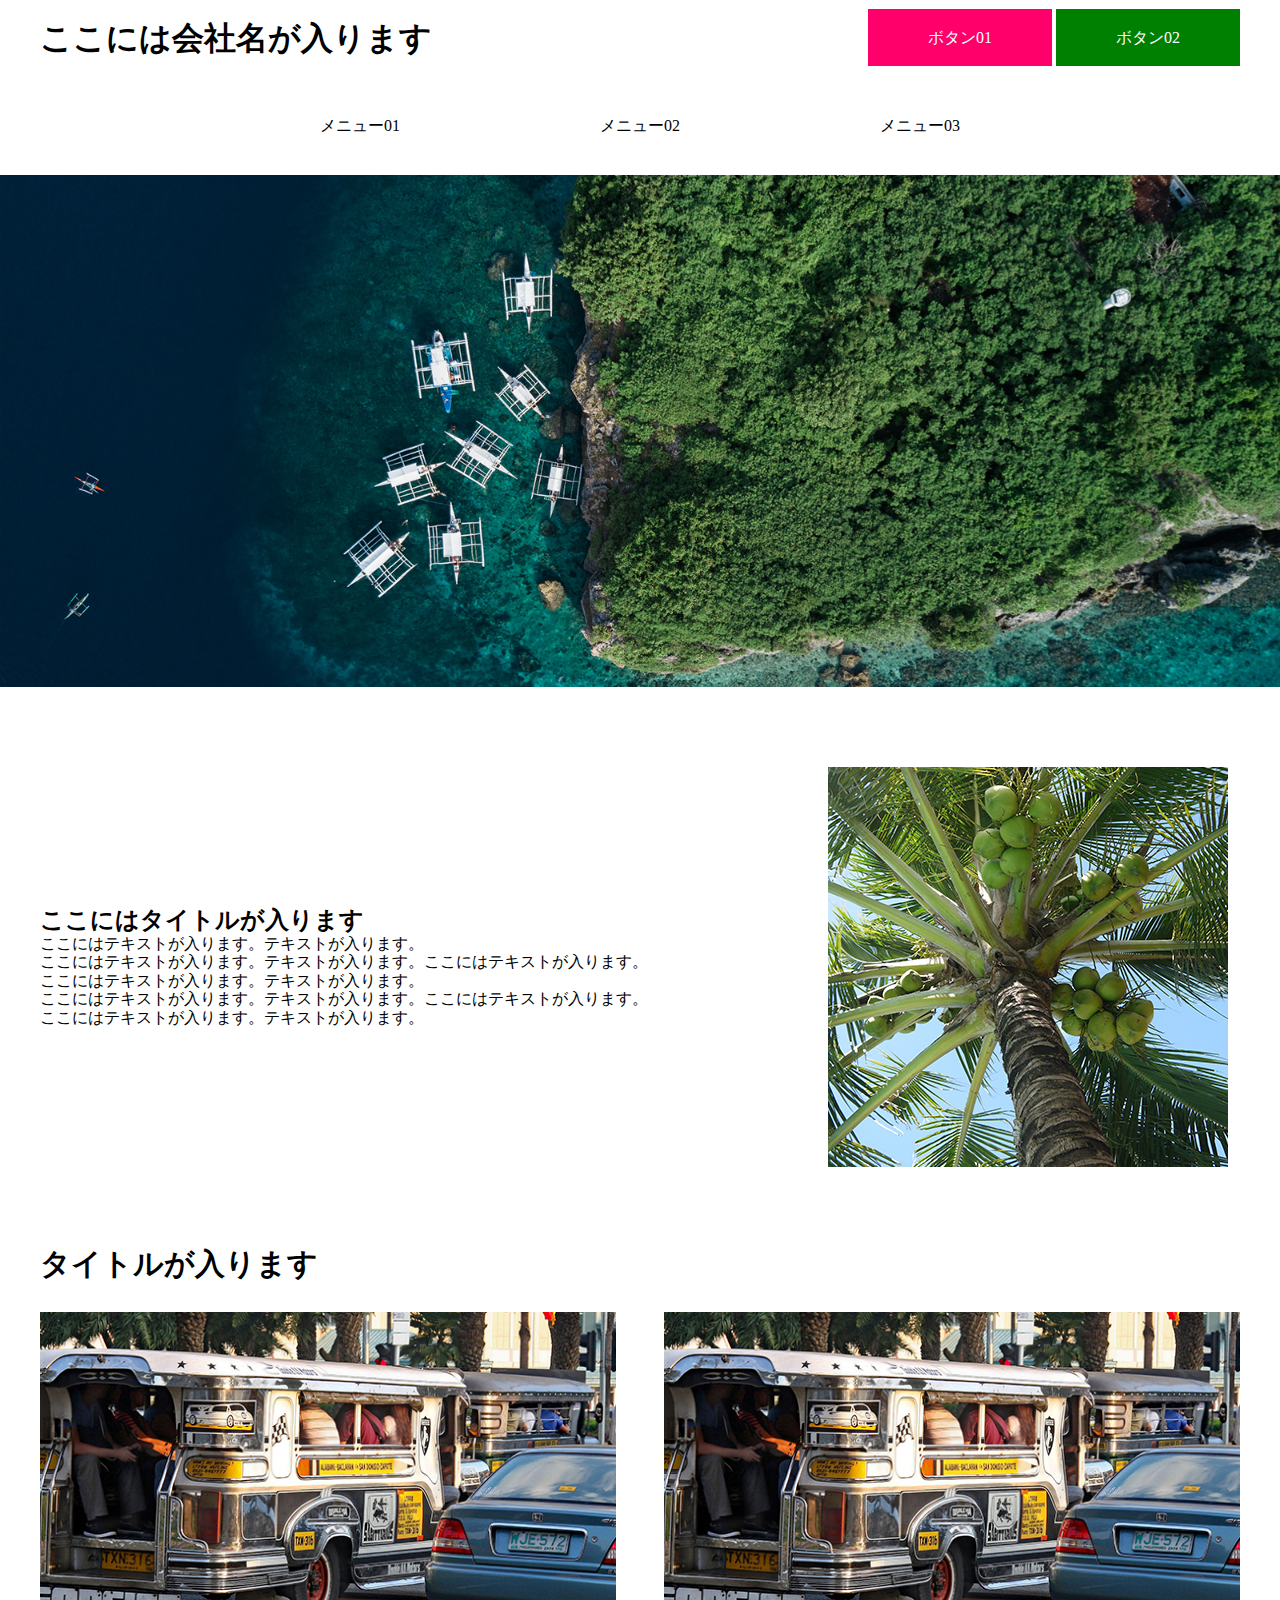
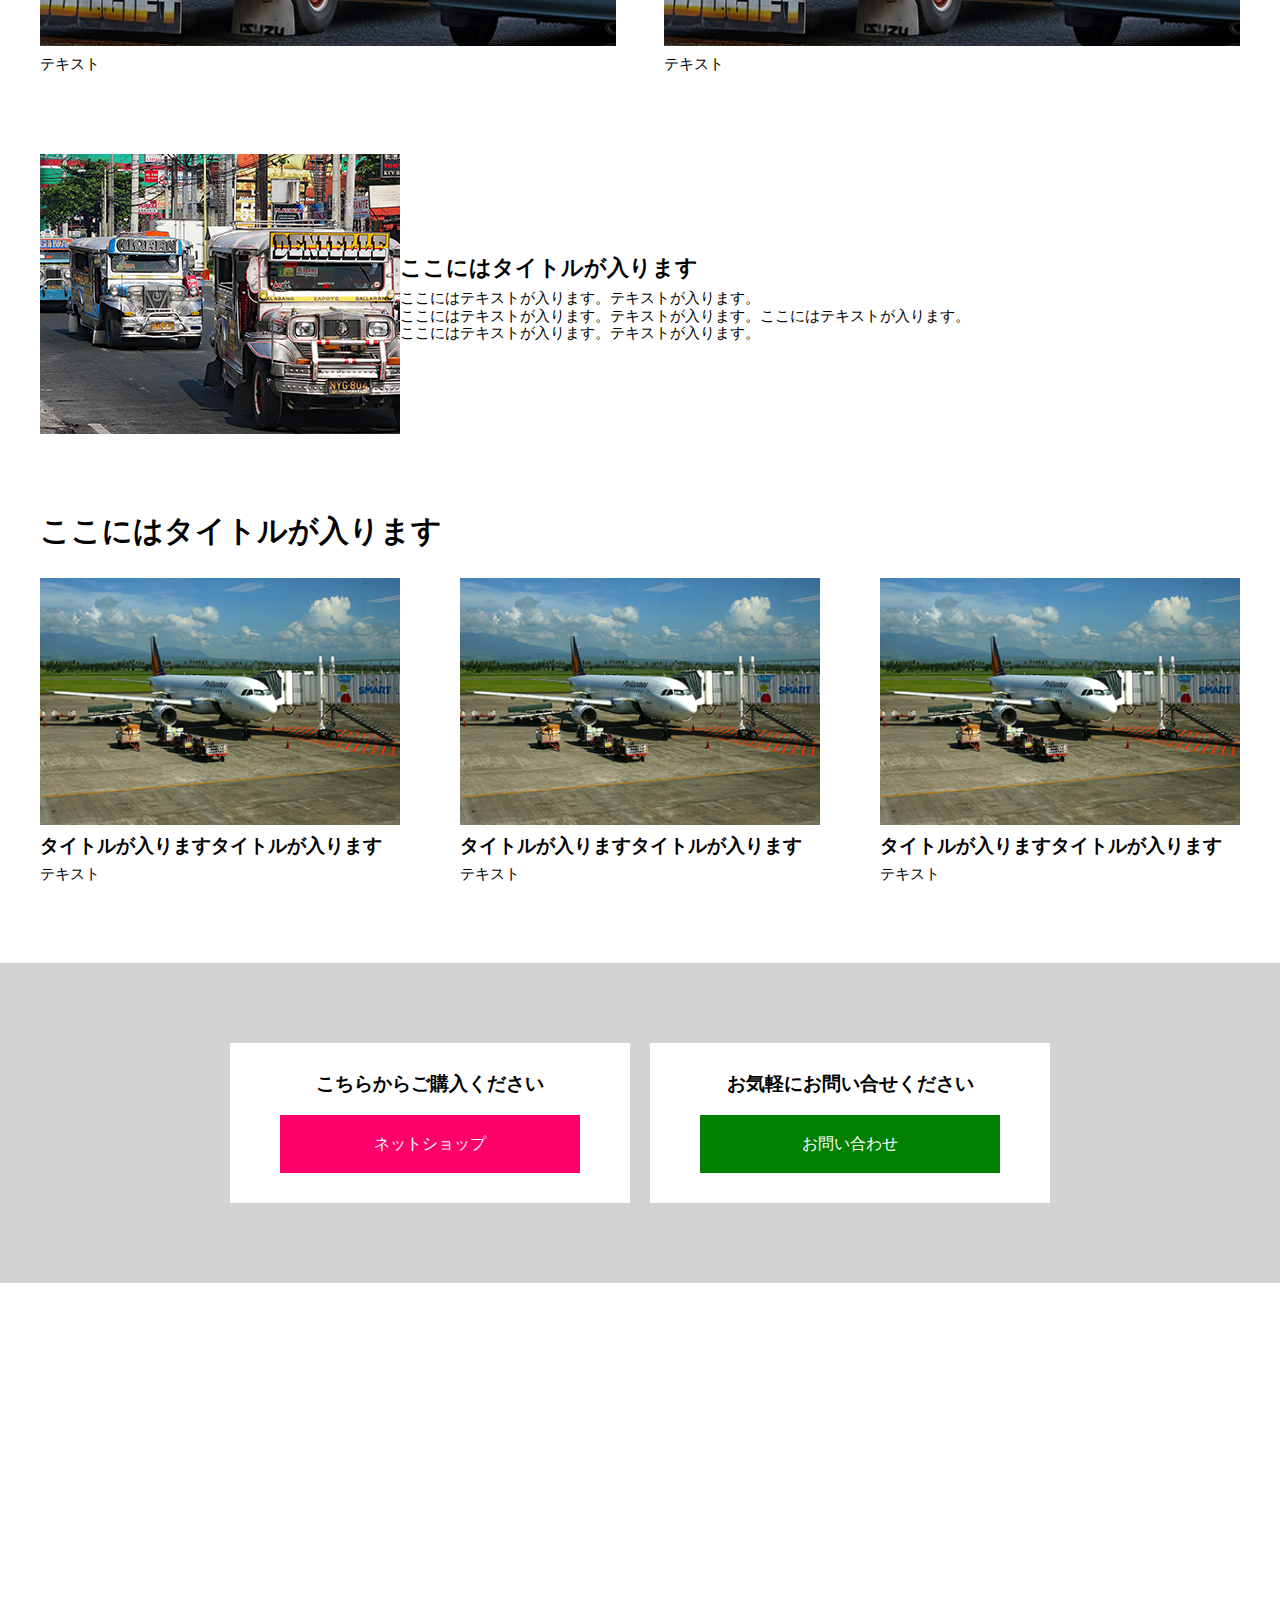
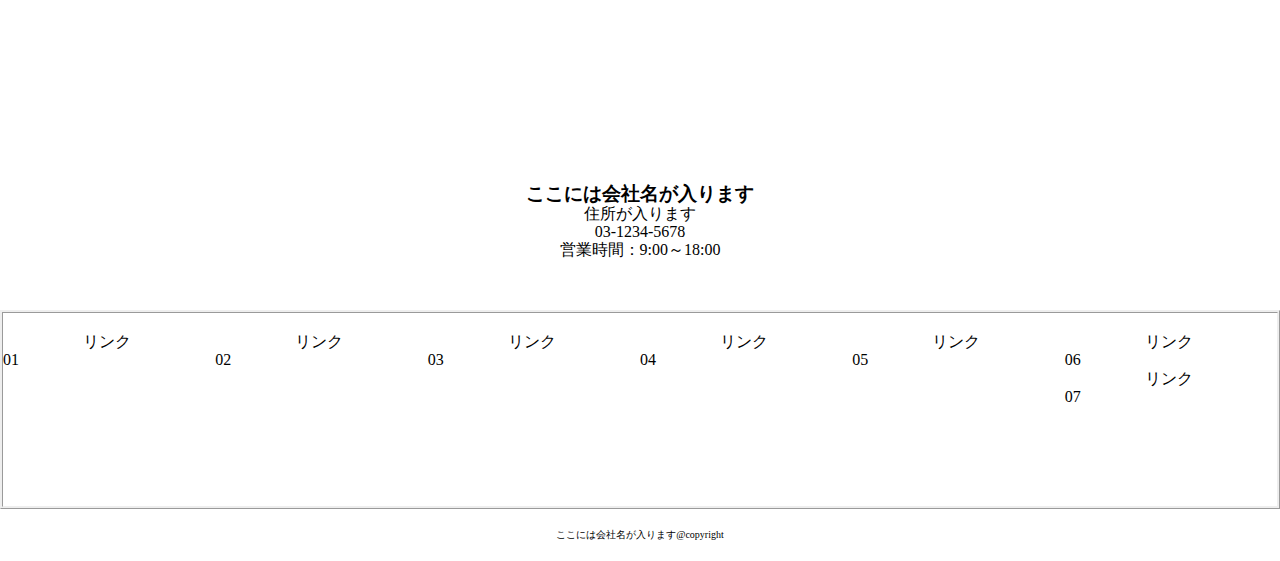
<file: index.html>
<!DOCTYPE html>
<html lang="ja">
<head>
  <meta charset="UTF-8">
  <meta name="viewport" content="width=device-width, initial-scale=1.0">
  <title>TOPページ|HP制作</title>
  <link rel="stylesheet" href="stylesheet.css">
  <link rel="stylesheet" href="reset.css">
</head>
<body>
  <header>
    <div class="header">
      <h1>ここには会社名が入ります</h1>
      <div class="header_button_box">
      <a href="#" class="header_button_1">ボタン01</a>
      <a href="#" class="header_button_2">ボタン02</a>
      </div>
    </div>
    <div class="header_menu_tab">
      <a href="php" class="menu_1">メニュー01</a>
      <a href="#" class="menu_2">メニュー02</a>
      <a href="#" class="menu_3">メニュー03</a>
      </div>
  </header>
  <div class="pic">
    <img src="mv.png" alt="">
  </div>
  <main>
    <section class="element_01">
      <div class="wrapper">
        <div class="ele_01_content">
          <div class="content content_01 reverse_01">
            <div class="content_left">
              <div class="content_img">
                <img src="img_01.png" alt="">
              </div>
            </div>
            <div class="content_right">
              <div class="content_text">
                <h2 class="ele_01_h3">
                  ここにはタイトルが入ります
                </h2>
                <div class="ele_01_p">
                  <p>
                    ここにはテキストが入ります。テキストが入ります。<br>
                    ここにはテキストが入ります。テキストが入ります。ここにはテキストが入ります。<br>
                    ここにはテキストが入ります。テキストが入ります。<br>
                    ここにはテキストが入ります。テキストが入ります。ここにはテキストが入ります。<br>
                    ここにはテキストが入ります。テキストが入ります。<br>
                  </p>
                </div>
              </div>
            </div>
      </div>
    </div>
    </section>
    <section class="element_02">
      <div class="wrapper">
        <div class="ele_01_title">
          <h1>タイトルが入ります</h1>
        </div>
        <div class="ele_02_content">
          <div class="content_02">
            <div class="content_left">
              <div class="content_img">
                <img src="img_02.png" alt="">
              </div>
              <div class="content_right">
                <div class="content_text">
                  <div class="ele_02_p">
                    <p>テキスト</p>
                  </div>
                </div>
              </div>
            </div>
          </div>
          <div class="content_02">
            <div class="content_left">
              <div class="content_img">
                <img src="img_02.png" alt="">
              </div>
              <div class="content_right">
                <div class="content_text">
                  <div class="ele_02_p">
                    <p>テキスト</p>
                  </div>
                </div>
              </div>
            </div>
          </div>
        </div>
      </div>
    </section>
    <section class="element_03">
      <div class="wrapper">
        <div class="content_03">
          <div class="content_left">
            <div class="content_img">
              <img src="img_03.png" alt="">
            </div>
          </div>
          <div class="content_right">
            <div class="content_text">
              <h3 class="ele_03_h3">ここにはタイトルが入ります</h3>
              <div class="ele_03_p">
                <p>ここにはテキストが入ります。テキストが入ります。<br>
                ここにはテキストが入ります。テキストが入ります。ここにはテキストが入ります。<br>
              ここにはテキストが入ります。テキストが入ります。</p>
              </div>
            </div>
          </div>
        </div>
      </div>
    </section>
    <section class="element_04">
      <div class="wrapper">
        <div class="ele_01_title">
          <h1>ここにはタイトルが入ります</h1>
        </div>
        <div class="ele_02_content">
          <div class="content_04">
            <div class="content_left">
              <div class="content_img">
                <img src="img_04.png" alt="">
              </div>
              <div class="content_right">
                <h3>タイトルが入りますタイトルが入ります</h3>
                <div class="content_text">
                  <div class="ele_02_p">
                    <p>テキスト</p>
                  </div>
                </div>
              </div>
            </div>
          </div>
          <div class="content_04">
            <div class="content_left">
              <div class="content_img">
                <img src="img_04.png" alt="">
              </div>
              <div class="content_right">
                <h3>タイトルが入りますタイトルが入ります</h3>
                <div class="content_text">
                  <div class="ele_02_p">
                    <p>テキスト</p>
                  </div>
                </div>
              </div>
            </div>
          </div>
          <div class="content_04">
            <div class="content_left">
              <div class="content_img">
                <img src="img_04.png" alt="">
              </div>
              <div class="content_right">
                <h3>タイトルが入りますタイトルが入ります</h3>
                <div class="content_text">
                  <div class="ele_02_p">
                    <p>テキスト</p>
                  </div>
                </div>
              </div>
            </div>
          </div>
        </div>
      </div>
    </section>
    <section class="element_btn">
      <div class="btn_01">
        <h3>こちらからご購入ください</h3>
        <a href="#" class="btn_pink"> ネットショップ</a>
      </div>
      <div class="btn_02">
        <h3>お気軽にお問い合せください</h3>
        <a href="#" class="btn_green"> お問い合わせ</a>
      </div>
    </section>
    <section class="element_05"> 
      <div class="wrapper">
        <h3 class="ele_05_h3">ここには会社名が入ります</h3>
        <p class="ele_05_p">住所が入ります<br>03-1234-5678<br>営業時間：9:00～18:00</p>
      </div>
    </section>
    <ul class="element_06">
      <li> <a href="#" class="link">リンク01</a> </li>
      <li> <a href="#" class="link">リンク02</a> </li>
      <li> <a href="#" class="link">リンク03</a> </li>
      <li> <a href="#" class="link">リンク04</a> </li>
      <li> <a href="#" class="link">リンク05</a> </li>
      <div>
       <li> <a href="#" class="link">リンク06</a> </li>
       <li> <a href="#" class="link">リンク07</a> </li>
    </div>
    </ul>
  </main>
  <footer>
    <p>ここには会社名が入ります@copyright</p>
  </footer>
</body>
</html>
</file>
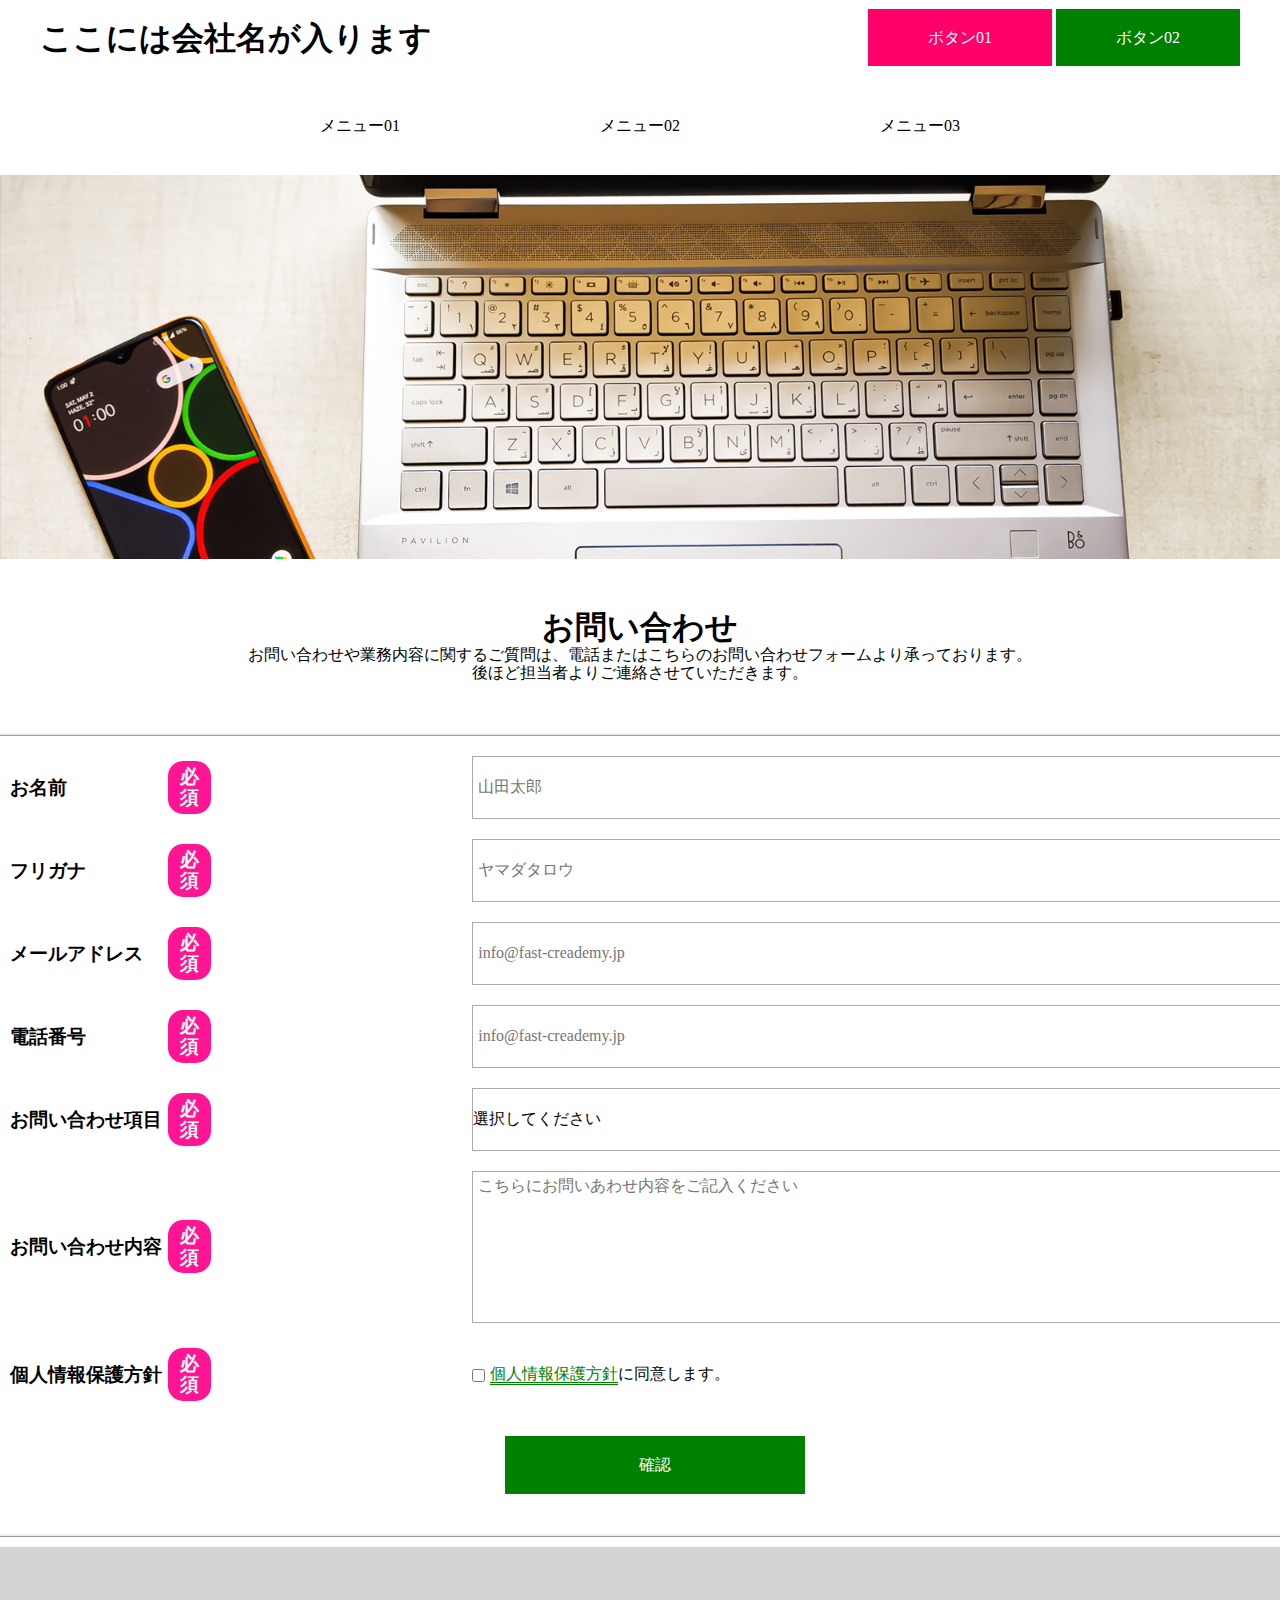
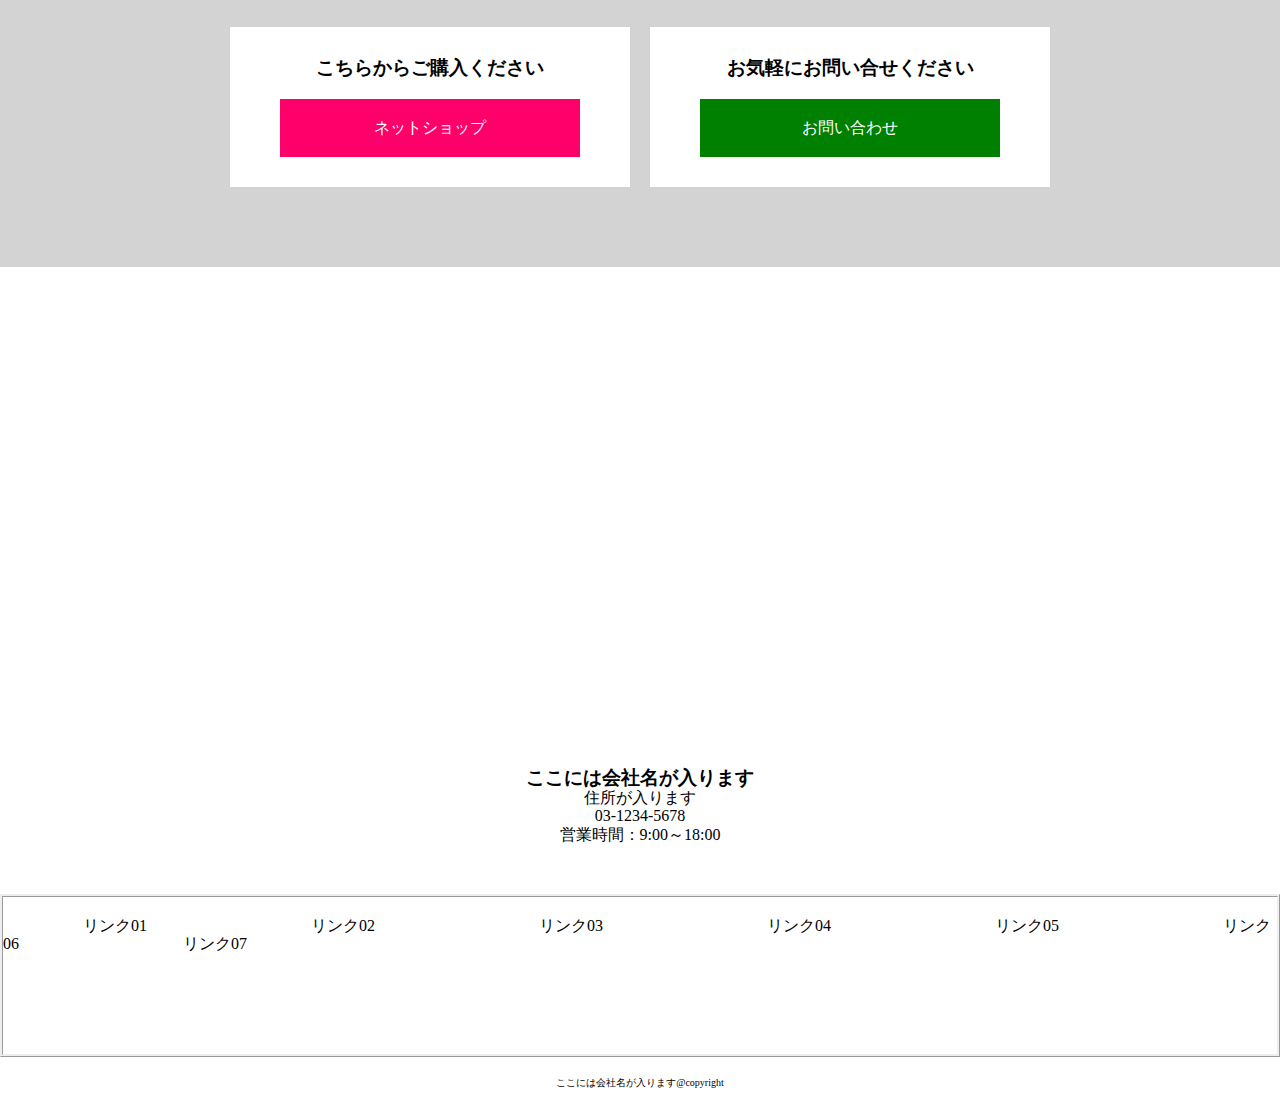
<file: top/contact-page/index.html>
<!DOCTYPE html>
<html lang="ja">
<head>
  <meta charset="UTF-8">
  <meta name="viewport" content="width=device-width, initial-scale=1.0">
  <title>Contactページ|HP制作</title>
  <link rel="stylesheet" href="stylesheet.css">
  <link rel="stylesheet" href="reset.css">
</head>
<body>
  <header>
    <div class="header">
      <h1>ここには会社名が入ります</h1>
      <div class="header_button_box">
      <a href="#" class="header_button_1">ボタン01</a>
      <a href="#" class="header_button_2">ボタン02</a>
      </div>
    </div>
    <div class="header_menu_tab">
      <a href="#" class="menu_1">メニュー01</a>
      <a href="#" class="menu_2">メニュー02</a>
      <a href="#" class="menu_3">メニュー03</a>
      </div>
  </header>
  <div class="pic">
    <img src="mv.png" alt="">
  </div>
  <main>
    <section class="element_01">
      <div class="wrapper">
        <h1>お問い合わせ</h1>
        <p>お問い合わせや業務内容に関するご質問は、電話またはこちらのお問い合わせフォームより承っております。<br>後ほど担当者よりご連絡させていただきます。</p>
      </div>
    </section>
    <section class="contact">

      <div class="wrapper">
        <form action="task8-1.php" method="post">
          
          <div class="contact_01">
            <div class="contact_left">
              <h3>お名前</h3>
            </div>
            <div class="Required">
              <h3>必須</h3>
            </div>
            <div class="contact_input">
              <input type="text" value="" placeholder="山田太郎" name="yourname" class="textform">
            </div>
          </div>
          <div class="contact_01">
            <div class="contact_left">
              <h3>フリガナ</h3>
            </div>
            <div class="Required">
              <h3>必須</h3>
            </div>
            <div class="contact_input">
              <input type="text" value="" placeholder="ヤマダタロウ" name="hurigana" class="textform">
            </div>
          </div>
          <div class="contact_01">
            <div class="contact_left">
              <h3>メールアドレス</h3>
            </div>
            <div class="Required">
              <h3>必須</h3>
            </div>
            <div class="contact_input">
              <input type="text" value="" placeholder="info@fast-creademy.jp" name="mail" class="textform">
            </div>
          </div>
          <div class="contact_01">
            <div class="contact_left">
              <h3>電話番号</h3>
            </div>
            <div class="Required">
              <h3>必須</h3>
            </div>
            <div class="contact_input">
              <input type="text" value="" placeholder="info@fast-creademy.jp" name="tell" class="textform">
            </div>
          </div>
          <div class="contact_01">
            <div class="contact_left">
              <h3>お問い合わせ項目</h3>
            </div>
            <div class="Required">
              <h3>必須</h3>
            </div>
            <div class="contact_input">
              <select name="item">
                <option value="a" selected>選択してください</option>
                <option value="b">b</option>
                <option value="c">c</option>
              </select>
            </div>
          </div>
          <div class="contact_01">
            <div class="contact_left">
              <h3>お問い合わせ内容</h3>
            </div>
            <div class="Required">
              <h3>必須</h3>
            </div>
            <div class="contact_area">
              <textarea id="comment" name="comment" placeholder="こちらにお問いあわせ内容をご記入ください" class="textarea_form"></textarea>
            </div>
          </div>
          <div class="contact_01">
            <div class="contact_left">
              <h3>個人情報保護方針</h3>
            </div>
            <div class="Required">
              <h3>必須</h3>
            </div>
            <div class="personal_check">
              <input id="personal information" type="checkbox" name="personal" value="個人情報保護方針"><label for="personal information"><a href="#" class="personal_link">個人情報保護方針</a>に同意します。</label>
            </div>
          </div>
          <div class="btn_02">
            <input type="submit" class="btn_green" value="確認"> 
          </div>
        </form>
      </div>
    </section>
    <!-- <section class="send_btn">
    </section> -->
    <section class="element_btn">
      <div class="btn_01">
        <h3>こちらからご購入ください</h3>
        <a href="#" class="btn_pink"> ネットショップ</a>
      </div>
      <div class="btn_02">
        <h3>お気軽にお問い合せください</h3>
        <a href="#" class="btn_green"> お問い合わせ</a>
      </div>
    </section>
    <section class="element_05"> 
      <div class="wrapper">
        <h3 class="ele_05_h3">ここには会社名が入ります</h3>
        <p class="ele_05_p">住所が入ります<br>03-1234-5678<br>営業時間：9:00～18:00</p>
      </div>
    </section>
    <section class="element_06">
    <div class="element_link">
      <a href="#" class="link">リンク01</a>
      <a href="#" class="link">リンク02</a>
      <a href="#" class="link">リンク03</a>
      <a href="#" class="link">リンク04</a>
      <a href="#" class="link">リンク05</a>
      <a href="#" class="link">リンク06</a>
      <a href="#" class="link">リンク07</a>
    </div>
    </section>
  </main>
  <footer>
    <p>ここには会社名が入ります@copyright</p>
  </footer>
</body>
</html>
</file>
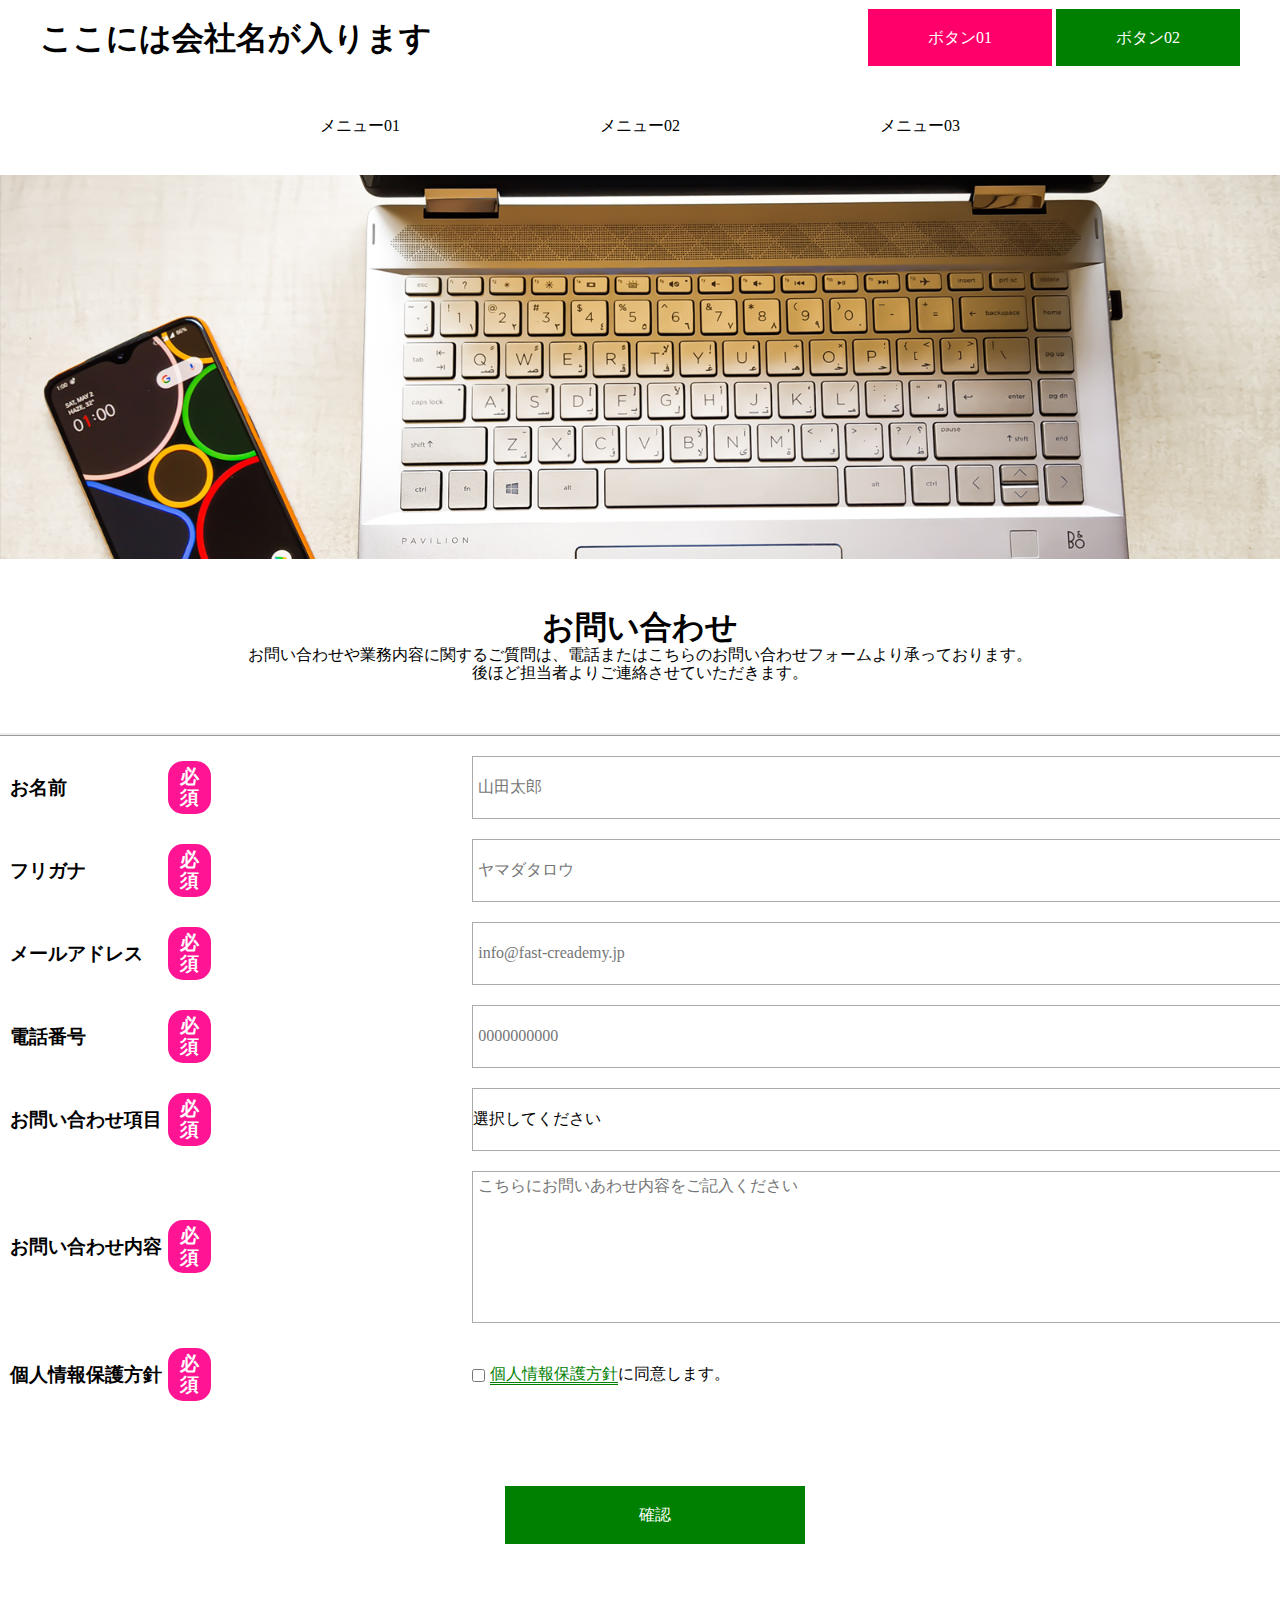
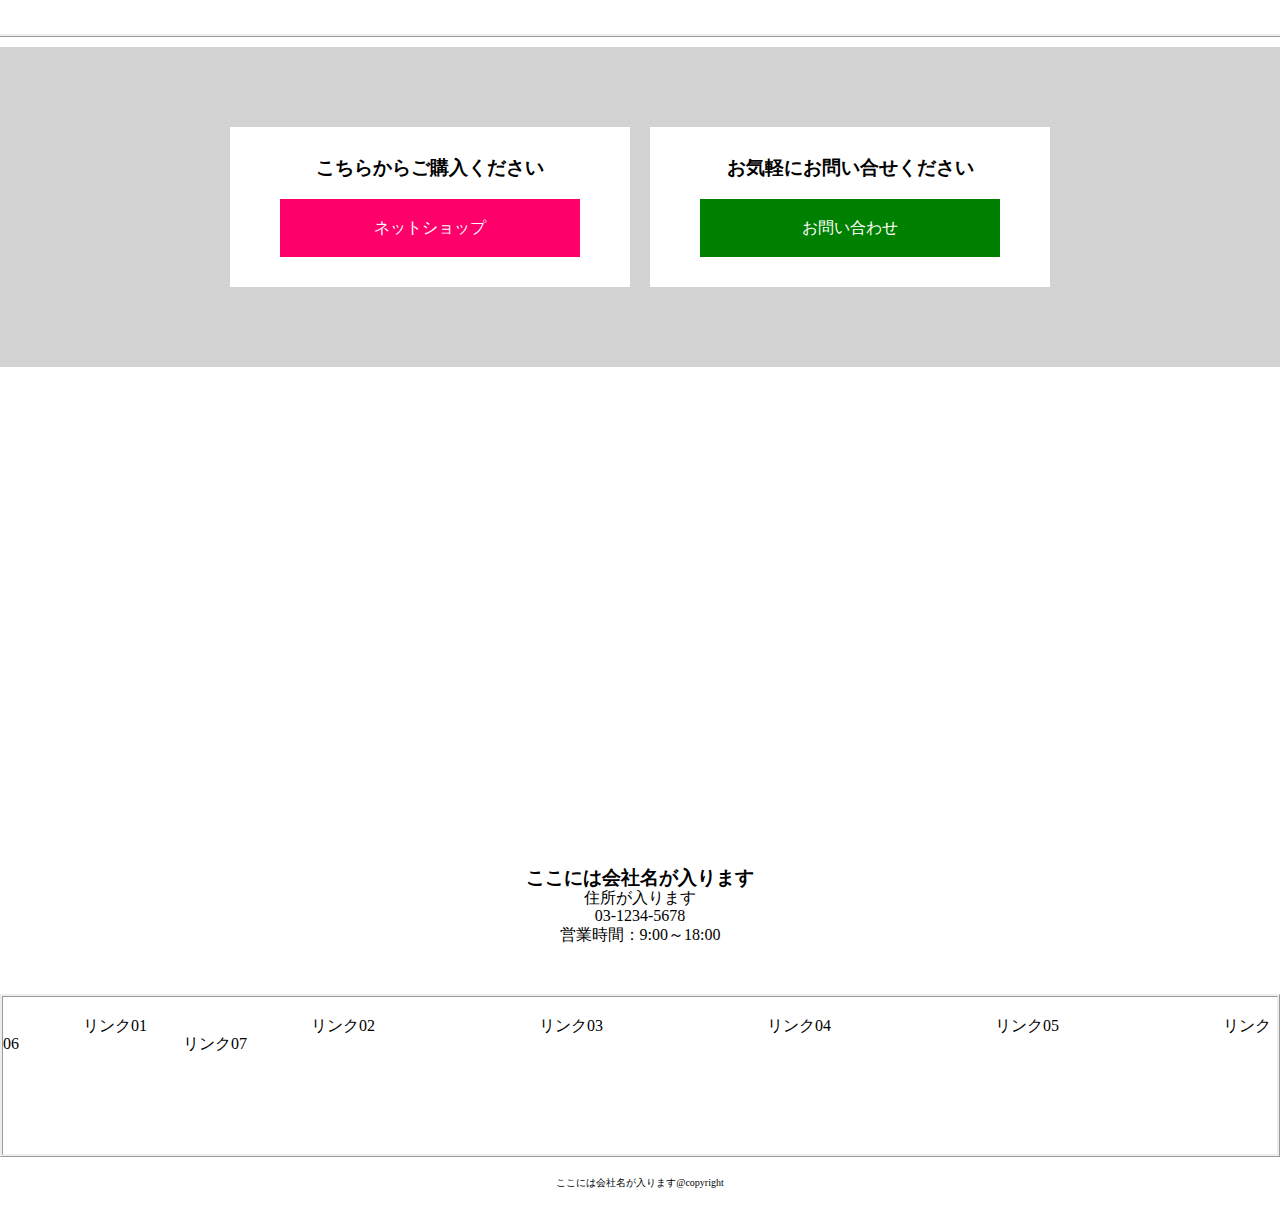
<file: php/indextest.html>
<!DOCTYPE html>
<html lang="ja">
<head>
    <meta charset="UTF-8">
    <meta name="viewport" content="width=device-width, initial-scale=1.0">
    <title>お問い合わせフォーム</title>
    <link rel="stylesheet" href="stylesheet.css">
    <link rel="stylesheet" href="reset.css">
</head>
<body>
    <header>
        <div class="header">
            <h1>ここには会社名が入ります</h1>
            <div class="header_button_box">
                <a href="#" class="header_button_1">ボタン01</a>
                <a href="#" class="header_button_2">ボタン02</a>
            </div>
        </div>
        <div class="header_menu_tab">
            <a href="#" class="menu_1">メニュー01</a>
            <a href="#" class="menu_2">メニュー02</a>
            <a href="#" class="menu_3">メニュー03</a>
        </div>
    </header>
    <div class="pic">
        <img src="mv.png" alt="">
    </div>
    <main>
        <section class="element_01">
            <div class="wrapper">
                <h1>お問い合わせ</h1>
                <p>お問い合わせや業務内容に関するご質問は、電話またはこちらのお問い合わせフォームより承っております。<br>後ほど担当者よりご連絡させていただきます。</p>
            </div>
        </section>
        <section class="contact">
            <div class="wrapper">
                <form action="task8-1.php" method="post">
                    <div class="contact_01">
                        <div class="contact_left">
                            <h3>お名前</h3>
                        </div>
                        <div class="Required">
                            <h3>必須</h3>
                        </div>
                        <div class="contact_input">
                            <input type="text" placeholder="山田太郎" name="yourname" class="textform">
                        </div>
                    </div>
                    <div class="contact_01">
                        <div class="contact_left">
                            <h3>フリガナ</h3>
                        </div>
                        <div class="Required">
                            <h3>必須</h3>
                        </div>
                        <div class="contact_input">
                            <input type="text" placeholder="ヤマダタロウ" name="hurigana" class="textform">
                        </div>
                    </div>
                    <div class="contact_01">
                        <div class="contact_left">
                            <h3>メールアドレス</h3>
                        </div>
                        <div class="Required">
                            <h3>必須</h3>
                        </div>
                        <div class="contact_input">
                            <input type="text" placeholder="info@fast-creademy.jp" name="mail" class="textform">
                        </div>
                    </div>
                    <div class="contact_01">
                        <div class="contact_left">
                            <h3>電話番号</h3>
                        </div>
                        <div class="Required">
                            <h3>必須</h3>
                        </div>
                        <div class="contact_input">
                            <input type="text" placeholder="0000000000" name="tell" class="textform">
                        </div>
                    </div>
                    <div class="contact_01">
                        <div class="contact_left">
                            <h3>お問い合わせ項目</h3>
                        </div>
                        <div class="Required">
                            <h3>必須</h3>
                        </div>
                        <div class="contact_input">
                            <select name="item">
                                <option value="a" selected>選択してください</option>
                                <option value="b">b</option>
                                <option value="c">c</option>
                            </select>
                        </div>
                    </div>
                    <div class="contact_01">
                        <div class="contact_left">
                            <h3>お問い合わせ内容</h3>
                        </div>
                        <div class="Required">
                            <h3>必須</h3>
                        </div>
                        <div class="contact_area">
                            <textarea id="comment" name="comment" placeholder="こちらにお問いあわせ内容をご記入ください" class="textarea_form"></textarea>
                        </div>
                    </div>
                    <div class="contact_01">
                        <div class="contact_left">
                            <h3>個人情報保護方針</h3>
                        </div>
                        <div class="Required">
                            <h3>必須</h3>
                        </div>
                        <div class="personal_check">
                            <input id="personal_information" type="checkbox" name="personal" value="個人情報保護方針" required><label for="personal_information"><a href="#" class="personal_link">個人情報保護方針</a>に同意します。</label>
                        </div>
                    </div>
                    <div class="send_btn">
                        <div class="btn_02">
                            <button type="submit" class="btn_green">確認</button>
                        </div>
                    </div>
                </form>
            </div>
        </section>
        <section class="element_btn">
            <div class="btn_01">
                <h3>こちらからご購入ください</h3>
                <a href="#" class="btn_pink"> ネットショップ</a>
            </div>
            <div class="btn_02">
                <h3>お気軽にお問い合せください</h3>
                <a href="#" class="btn_green"> お問い合わせ</a>
            </div>
        </section>
        <section class="element_05"> 
            <div class="wrapper">
                <h3 class="ele_05_h3">ここには会社名が入ります</h3>
                <p class="ele_05_p">住所が入ります<br>03-1234-5678<br>営業時間：9:00～18:00</p>
            </div>
        </section>
        <section class="element_06">
            <div class="element_link">
                <a href="#" class="link">リンク01</a>
                <a href="#" class="link">リンク02</a>
                <a href="#" class="link">リンク03</a>
                <a href="#" class="link">リンク04</a>
                <a href="#" class="link">リンク05</a>
                <a href="#" class="link">リンク06</a>
                <a href="#" class="link">リンク07</a>
            </div>
        </section>
    </main>
    <footer>
        <p>ここには会社名が入ります@copyright</p>
    </footer>
</body>
</html>
</file>
<file: stylesheet.css>
.header{
  display: flex;
  justify-content: space-between;
  align-items: center;
  padding: 20px 40px;
}
.header_button_1{
  width: 250px;
  text-align: center;
  background-color: rgb(255, 0, 106);
  color: white;
  padding: 20px 60px;
}
.header_button_2{
  width: 250px;
  text-align: center;
  background-color: green;
  color: white;
  padding: 20px 60px;
}
.header_menu_tab{
  justify-content: center;
    padding: 20px 50px;
    display: flex;
}
.menu_1{
  background-color: transparent;
    text-decoration: none;
    color: inherit;
    padding: 20px 100px;
}
.menu_2{
  background-color: transparent;
    text-decoration: none;
    color: inherit;
    padding: 20px 100px;
}
.menu_3{
  background-color: transparent;
    text-decoration: none;
    color: inherit;
    padding: 20px 100px;
}
img{
  width: 100%;
}
.element_01{
  margin-top: 80px;
}
.wrapper{
  max-width: 1200px;
  width: 100%;
  margin-right: auto;
  margin-left: auto;
}
.ele_01_title h1{
  font-size: 30px;
}
.ele_01_content{
  width: 100%;
  margin-top: 40px;
}
.content{
  display: flex;
}
.content_01{
  margin-bottom: 40px;
}
.content_01 .content_right{
  display: flex;
  align-items: center;
  margin-left: 15%;
  order: 2;
  z-index: 2;
}
.content_01 .content_text{
  background-color: white;
}
.reverse_01 .content_left{
  order: 2;
}
.reverse_01 .content_right{
  order: 1;
  margin-left: 0;
  margin-right: 15%;
}
.element_btn{
  background-color: lightgrey;
  padding: 80px;
  display: flex;
  justify-content: center;
}
.element_btn h3{
  text-align: center;
  margin-bottom: 20px;
}
.btn_pink{
  width: 300px;
  margin: 0 auto;
  padding: 20px;
  display: block;
  text-align: center;
  color: white;
  background-color: rgb(255, 0, 106);
}
.btn_green{
  width: 300px;
  margin: 0 auto;
  padding: 20px;
  display: block;
  text-align: center;
  color: white;
  background-color: green;
}
.element_02{
  margin: 80px 0;
}
.ele_02_content{
  display: flex;
  flex-wrap: wrap;
  justify-content: space-between;
}
.content_02{
  width: 48%;
  display: flex;
  flex-direction: column;
  margin-top: 30px;
}
.ele_02_h3{
  margin-top: 10px;
  font-size: 20px;
}
.ele_02_p{
  margin-top: 10px;
  font-size: 15px;
}
.element_03{
  margin: 80px 0;
}
.ele_03_title{
  text-align: center;
}
.content_03{
  display: flex;
  align-items: center;
  margin-top: 40px;
}
.content_03 .content_left{
  justify-content: right;
}
.content_03 .content_right{
  width: 48%;
}
.ele_03_h3{
  margin-top: 10px;
  font-size: 22px;
}
.ele_03_p{
  margin-top: 10px;
  font-size: 15px;
}
footer p{
  text-align: center;
  font-size: 10px;
  padding: 20px;
}
.btn_01{
  background-color: white;
  padding: 30px 50px;
  margin-right: 10px;
}
.btn_02{
  background-color: white;
  padding: 30px 50px;
  margin-left: 10px;
}
.element_04{
  margin: 80px 0;
}
.ele_04_content{
  display: flex;
  flex-wrap: wrap;
  justify-content: space-between;
}
.content_04{
  width: 30%;
  display: flex;
  flex-direction: column;
  margin-top: 30px;
}
.ele_04_h3{
  margin-top: 10px;
  font-size: 20px;
}
.ele_04_p{
  margin-top: 10px;
  font-size: 15px;
}
.content_04 .content_right h3{
  margin-top: 10px;
}
.element_05{
  border-top-width: 0px;
  padding-top: 500px;
  padding-left: 500px;
  padding-right: 500px;
  padding-bottom: 50px;
  text-align: center;
}
.element_06{
  display: flex;
  justify-content: center;
  border: ridge;
  padding-top: 20px;
  padding-bottom: 100px;
}
.link{
  padding: 0px 80px;
}
@media only screen and (max-width: 767px){
	.element_05{
    padding: 0;
  }
  .element_btn{
    display: block;
  }
  .element_btn .btn_01{
    margin-right: auto;
  }
  .element_btn .btn_pink{
    width: auto;
  }
  .element_btn .btn_02{
    margin-right: auto;
    margin-left: auto;
    margin-top: 10px;
  }
  .element_btn .btn_green{
    width: auto;
  }
  .header_menu_tab{
    display: block;
  }
  .header_menu_tab .menu_1{
    padding: initial;
  }
  .header_menu_tab .menu_2{
    padding: initial;
  }
  .header_menu_tab .menu_3{
    padding: initial;
  }
  .header{
    display: block;
    padding: 20px 10px;
  }
  .header_button_1{
    display: flex;
    place-content: center;
    margin: 10px 0px;
    width: auto;
  }
  .header_button_2{
    display: flex;
    place-content: center;
    margin: 10px 0px;
    width: auto;
  }
  .content{
    display: block;
  }
  .ele_02_content{
    display: block;
    flex-wrap: wrap;
    justify-content: space-between;
  }
  .content_02{
    width: auto;
    display: block;
    flex-direction: column;
    margin-top: 30px;
  }
  .content_03{
    display: block;
  }
  .content_03 .content_right{
    width: auto;
  }
  .element_04 .content_04{
    width: auto;
  }
  .element_06{
    padding-bottom: 10px;
  }
  .link{
    display: flex;
  }
}
</file>
<file: top/contact-page/stylesheet.css>
.header{
  display: flex;
  justify-content: space-between;
  align-items: center;
  padding: 20px 40px;
}
.header_button_1{
  width: 250px;
  text-align: center;
  background-color: rgb(255, 0, 106);
  color: white;
  padding: 20px 60px;
}
.header_button_2{
  width: 250px;
  text-align: center;
  background-color: green;
  color: white;
  padding: 20px 60px;
}
.header_menu_tab{
  justify-content: center;
    padding: 20px 50px;
    display: flex;
}
.menu_1{
  background-color: transparent;
    text-decoration: none;
    color: inherit;
    padding: 20px 100px;
}
.menu_2{
  background-color: transparent;
    text-decoration: none;
    color: inherit;
    padding: 20px 100px;
}
.menu_3{
  background-color: transparent;
    text-decoration: none;
    color: inherit;
    padding: 20px 100px;
}
img{
  width: 100%;
}
.element_01{
  margin-top: 50px;
  margin-bottom: 50px;
}
.wrapper{
  max-width: 1200px;
  width: 100%;
  margin-right: auto;
  margin-left: auto;
}
.ele_01_title h1{
  font-size: 30px;
}
.ele_01_content{
  width: 100%;
  margin-top: 40px;
}
.content{
  display: flex;
}
.content_01{
  margin-bottom: 40px;
}
.content_01 .content_right{
  display: flex;
  align-items: center;
  margin-left: 15%;
  order: 2;
  z-index: 2;
}
.content_01 .content_text{
  background-color: white;
}
.reverse_01 .content_left{
  order: 2;
}
.reverse_01 .content_right{
  order: 1;
  margin-left: 0;
  margin-right: 15%;
}
.element_btn{
  background-color: lightgrey;
  padding: 80px;
  display: flex;
  justify-content: center;
}
.element_btn h3{
  text-align: center;
  margin-bottom: 20px;
}
.btn_pink{
  width: 300px;
  margin: 0 auto;
  padding: 20px;
  display: block;
  text-align: center;
  color: white;
  background-color: rgb(255, 0, 106);
}
.btn_green{
  width: 300px;
  margin: 0 auto;
  padding: 20px;
  display: block;
  text-align: center;
  color: white;
  background-color: green;
}
.element_02{
  margin: 80px 0;
}
.ele_02_content{
  display: flex;
  flex-wrap: wrap;
  justify-content: space-between;
}
.content_02{
  width: 48%;
  display: flex;
  flex-direction: column;
  margin-top: 30px;
}
.ele_02_h3{
  margin-top: 10px;
  font-size: 20px;
}
.ele_02_p{
  margin-top: 10px;
  font-size: 15px;
}
.element_03{
  margin: 80px 0;
}
.ele_03_title{
  text-align: center;
}
.content_03{
  display: flex;
  align-items: center;
  margin-top: 40px;
}
.content_03 .content_left{
  justify-content: right;
}
.content_03 .content_right{
  width: 48%;
}
.ele_03_h3{
  margin-top: 10px;
  font-size: 22px;
}
.ele_03_p{
  margin-top: 10px;
  font-size: 15px;
}
footer p{
  text-align: center;
  font-size: 10px;
  padding: 20px;
}
.btn_01{
  background-color: white;
  padding: 30px 50px;
  margin-right: 10px;
}
.btn_02{
  background-color: white;
  padding: 30px 50px;
  margin-left: 10px;
}
.element_04{
  margin: 80px 0;
}
.ele_04_content{
  display: flex;
  flex-wrap: wrap;
  justify-content: space-between;
}
.content_04{
  width: 30%;
  display: flex;
  flex-direction: column;
  margin-top: 30px;
}
.ele_04_h3{
  margin-top: 10px;
  font-size: 20px;
}
.ele_04_p{
  margin-top: 10px;
  font-size: 15px;
}
.content_04 .content_right h3{
  margin-top: 10px;
}
.element_05{
  border-top-width: 0px;
  padding-top: 500px;
  padding-left: 500px;
  padding-right: 500px;
  padding-bottom: 50px;
  text-align: center;
}
.element_06{
  display: flex;
  justify-content: center;
  border: ridge;
  padding-top: 20px;
  padding-bottom: 100px;
}
.link{
  padding: 0px 80px;
}
.element_01 .wrapper h1{
  text-align-last: center;
}
.element_01 .wrapper p{
  text-align-last: center;
}
.contact{
  border-top: ridge;
  padding-bottom: 10px;
  margin-bottom: 10px;
  border-bottom: ridge;
}
.contact .wrapper{
  margin-left: 10px;
  margin-right: 10px;
  max-width: 100%;
}
.contact_01{
  display: flex;
  margin-top: 20px;
}
.contact_left{
  align-content: center;
  display: flex;
  width: 15%;
  align-items: center;
}
.Required{
  align-content: center;
  padding: 5px;
  width: 5%;
  justify-content: center;
}
.Required h3{
  background-color: deeppink;
  padding: 5px;
  text-align: center;
  color: white;
  border-radius: 15px;
}
.contact_input{
  align-content: center;
  border: solid 1px #aaa;
  width: 80%;
  display: flex;
  margin-left: 20%;
}
.contact_area{
  align-content: center;
  border: solid 1px #aaa;
  width: 80%;
  display: flex;
  margin-left: 20%;
}
.textform{
  padding: 5px;
}
.textarea_form{
  width: 100%;
  height: 150px;
  padding: 5px;
}
.personal_check{
  width: 80%;
  margin-left: 20%;
  align-content: center;
}
.personal_link{
  color: green;
  border-bottom: double;
  margin-left: 5px;
}
.send_btn{
  margin: 50px 0px;
}
@media only screen and (max-width: 767px){
	.element_05{
    padding: 0;
  }
  .element_btn{
    display: block;
  }
  .element_btn .btn_01{
    margin-right: auto;
  }
  .element_btn .btn_pink{
    width: auto;
  }
  .element_btn .btn_02{
    margin-right: auto;
    margin-left: auto;
    margin-top: 10px;
  }
  .element_btn .btn_green{
    width: auto;
  }
  .header_menu_tab{
    display: block;
  }
  .header_menu_tab .menu_1{
    padding: initial;
  }
  .header_menu_tab .menu_2{
    padding: initial;
  }
  .header_menu_tab .menu_3{
    padding: initial;
  }
  .header{
    display: block;
    padding: 20px 10px;
  }
  .header_button_1{
    display: flex;
    place-content: center;
    margin: 10px 0px;
    width: auto;
  }
  .header_button_2{
    display: flex;
    place-content: center;
    margin: 10px 0px;
    width: auto;
  }
  .contact_01{
    display: block;
  }
  .contact_left{
    display: block;
    width: auto;
  }
  .Required{
    width: 10%;
  }
  .contact_input{
    display: block;
  }
  .link{
    padding: 0px 4px;
  }
}
</file>
<file: php/stylesheet.css>
.header{
  display: flex;
  justify-content: space-between;
  align-items: center;
  padding: 20px 40px;
}
.header_button_1{
  width: 250px;
  text-align: center;
  background-color: rgb(255, 0, 106);
  color: white;
  padding: 20px 60px;
}
.header_button_2{
  width: 250px;
  text-align: center;
  background-color: green;
  color: white;
  padding: 20px 60px;
}
.header_menu_tab{
  justify-content: center;
    padding: 20px 50px;
    display: flex;
}
.menu_1{
  background-color: transparent;
    text-decoration: none;
    color: inherit;
    padding: 20px 100px;
}
.menu_2{
  background-color: transparent;
    text-decoration: none;
    color: inherit;
    padding: 20px 100px;
}
.menu_3{
  background-color: transparent;
    text-decoration: none;
    color: inherit;
    padding: 20px 100px;
}
img{
  width: 100%;
}
.element_01{
  margin-top: 50px;
  margin-bottom: 50px;
}
.wrapper{
  max-width: 1200px;
  width: 100%;
  margin-right: auto;
  margin-left: auto;
}
.ele_01_title h1{
  font-size: 30px;
}
.ele_01_content{
  width: 100%;
  margin-top: 40px;
}
.content{
  display: flex;
}
.content_01{
  margin-bottom: 40px;
}
.content_01 .content_right{
  display: flex;
  align-items: center;
  margin-left: 15%;
  order: 2;
  z-index: 2;
}
.content_01 .content_text{
  background-color: white;
}
.reverse_01 .content_left{
  order: 2;
}
.reverse_01 .content_right{
  order: 1;
  margin-left: 0;
  margin-right: 15%;
}
.element_btn{
  background-color: lightgrey;
  padding: 80px;
  display: flex;
  justify-content: center;
}
.element_btn h3{
  text-align: center;
  margin-bottom: 20px;
}
.btn_pink{
  width: 300px;
  margin: 0 auto;
  padding: 20px;
  display: block;
  text-align: center;
  color: white;
  background-color: rgb(255, 0, 106);
}
.btn_green{
  width: 300px;
  margin: 0 auto;
  padding: 20px;
  display: block;
  text-align: center;
  color: white;
  background-color: green;
}
.element_02{
  margin: 80px 0;
}
.ele_02_content{
  display: flex;
  flex-wrap: wrap;
  justify-content: space-between;
}
.content_02{
  width: 48%;
  display: flex;
  flex-direction: column;
  margin-top: 30px;
}
.ele_02_h3{
  margin-top: 10px;
  font-size: 20px;
}
.ele_02_p{
  margin-top: 10px;
  font-size: 15px;
}
.element_03{
  margin: 80px 0;
}
.ele_03_title{
  text-align: center;
}
.content_03{
  display: flex;
  align-items: center;
  margin-top: 40px;
}
.content_03 .content_left{
  justify-content: right;
}
.content_03 .content_right{
  width: 48%;
}
.ele_03_h3{
  margin-top: 10px;
  font-size: 22px;
}
.ele_03_p{
  margin-top: 10px;
  font-size: 15px;
}
footer p{
  text-align: center;
  font-size: 10px;
  padding: 20px;
}
.btn_01{
  background-color: white;
  padding: 30px 50px;
  margin-right: 10px;
}
.btn_02{
  background-color: white;
  padding: 30px 50px;
  margin-left: 10px;
}
.element_04{
  margin: 80px 0;
}
.ele_04_content{
  display: flex;
  flex-wrap: wrap;
  justify-content: space-between;
}
.content_04{
  width: 30%;
  display: flex;
  flex-direction: column;
  margin-top: 30px;
}
.ele_04_h3{
  margin-top: 10px;
  font-size: 20px;
}
.ele_04_p{
  margin-top: 10px;
  font-size: 15px;
}
.content_04 .content_right h3{
  margin-top: 10px;
}
.element_05{
  border-top-width: 0px;
  padding-top: 500px;
  padding-left: 500px;
  padding-right: 500px;
  padding-bottom: 50px;
  text-align: center;
}
.element_06{
  display: flex;
  justify-content: center;
  border: ridge;
  padding-top: 20px;
  padding-bottom: 100px;
}
.link{
  padding: 0px 80px;
}
.element_01 .wrapper h1{
  text-align-last: center;
}
.element_01 .wrapper p{
  text-align-last: center;
}
.contact{
  border-top: ridge;
  padding-bottom: 10px;
  margin-bottom: 10px;
  border-bottom: ridge;
}
.contact .wrapper{
  margin-left: 10px;
  margin-right: 10px;
  max-width: 100%;
}
.contact_01{
  display: flex;
  margin-top: 20px;
}
.contact_left{
  align-content: center;
  display: flex;
  width: 15%;
  align-items: center;
}
.Required{
  align-content: center;
  padding: 5px;
  width: 5%;
  justify-content: center;
}
.Required h3{
  background-color: deeppink;
  padding: 5px;
  text-align: center;
  color: white;
  border-radius: 15px;
}
.contact_input{
  align-content: center;
  border: solid 1px #aaa;
  width: 80%;
  display: flex;
  margin-left: 20%;
}
.contact_area{
  align-content: center;
  border: solid 1px #aaa;
  width: 80%;
  display: flex;
  margin-left: 20%;
}
.textform{
  padding: 5px;
}
.textarea_form{
  width: 100%;
  height: 150px;
  padding: 5px;
}
.personal_check{
  width: 80%;
  margin-left: 20%;
  align-content: center;
}
.personal_link{
  color: green;
  border-bottom: double;
  margin-left: 5px;
}
.send_btn{
  margin: 50px 0px;
}
@media only screen and (max-width: 767px){
	.element_05{
    padding: 0;
  }
  .element_btn{
    display: block;
  }
  .element_btn .btn_01{
    margin-right: auto;
  }
  .element_btn .btn_pink{
    width: auto;
  }
  .element_btn .btn_02{
    margin-right: auto;
    margin-left: auto;
    margin-top: 10px;
  }
  .element_btn .btn_green{
    width: auto;
  }
  .header_menu_tab{
    display: block;
  }
  .header_menu_tab .menu_1{
    padding: initial;
  }
  .header_menu_tab .menu_2{
    padding: initial;
  }
  .header_menu_tab .menu_3{
    padding: initial;
  }
  .header{
    display: block;
    padding: 20px 10px;
  }
  .header_button_1{
    display: flex;
    place-content: center;
    margin: 10px 0px;
    width: auto;
  }
  .header_button_2{
    display: flex;
    place-content: center;
    margin: 10px 0px;
    width: auto;
  }
  .contact_01{
    display: block;
  }
  .contact_left{
    display: block;
    width: auto;
  }
  .Required{
    width: 10%;
  }
  .contact_input{
    display: block;
  }
  .link{
    padding: 0px 4px;
  }
}
</file>
